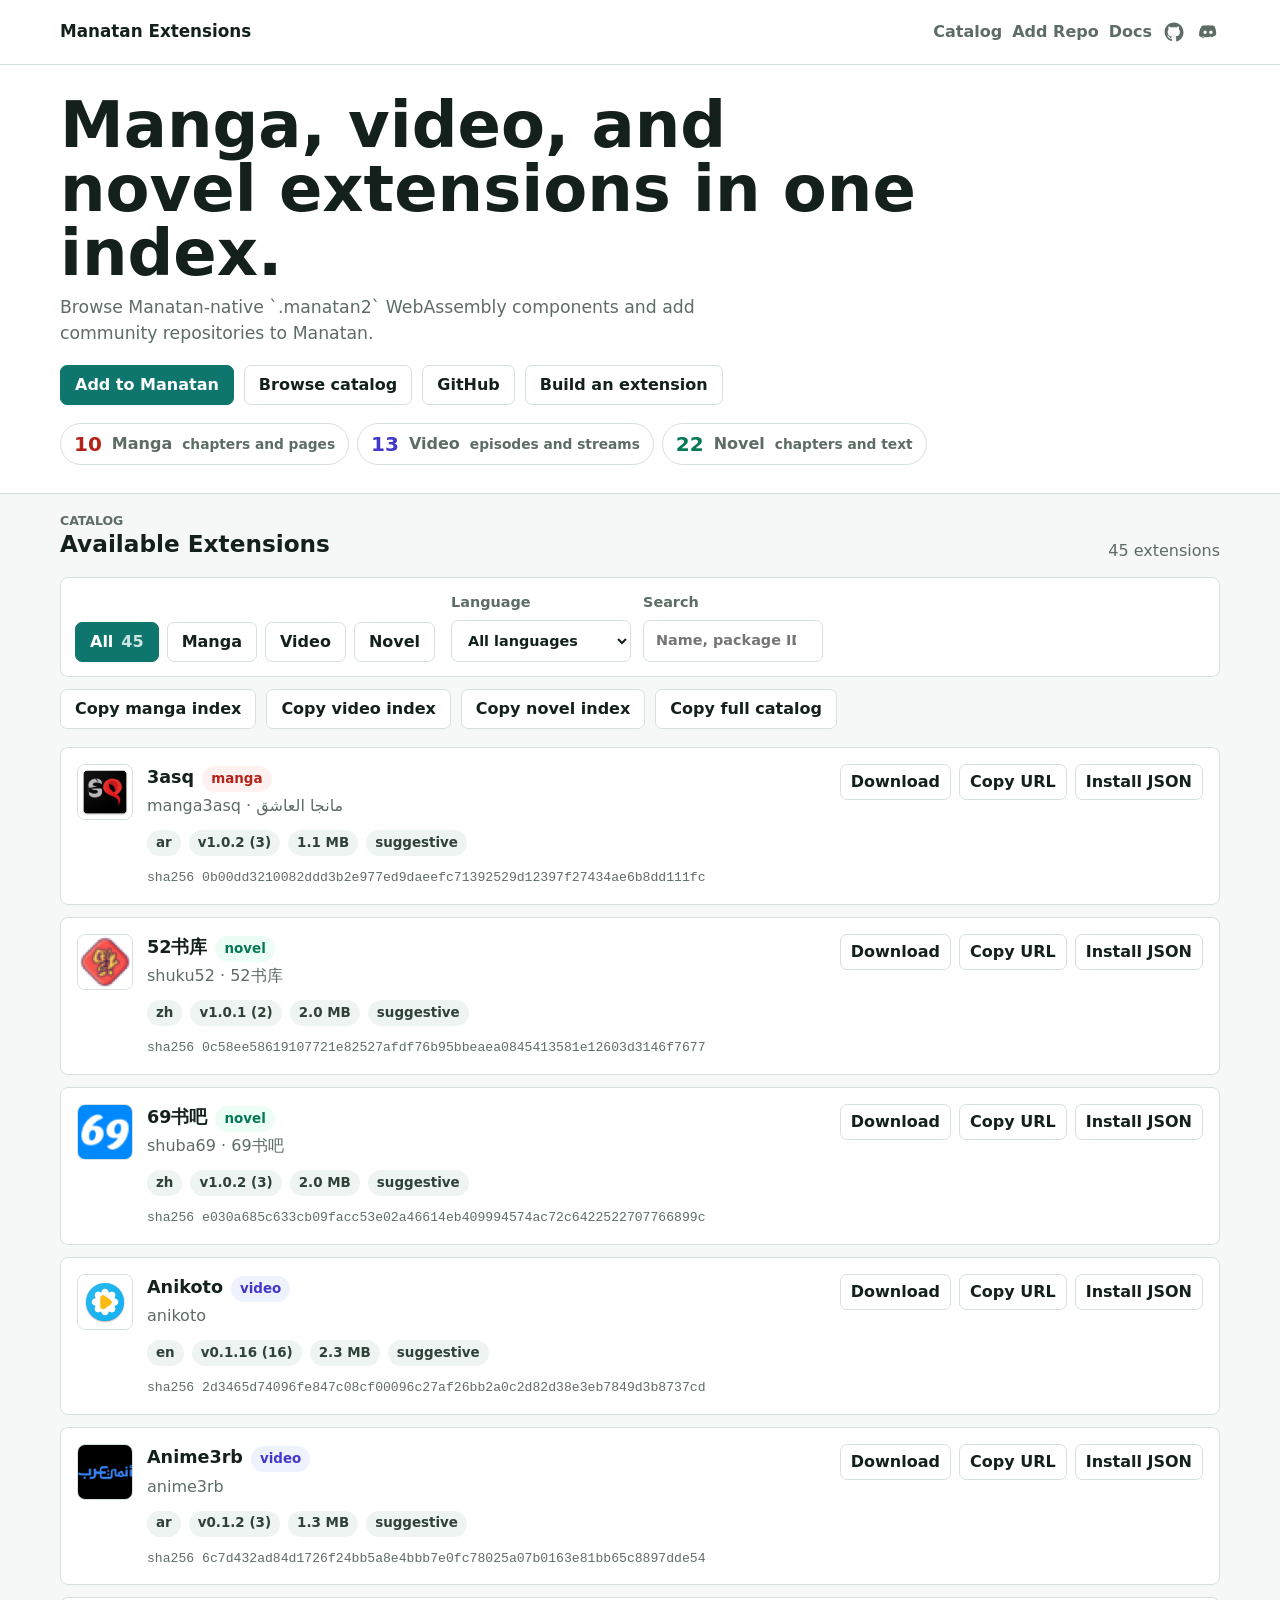
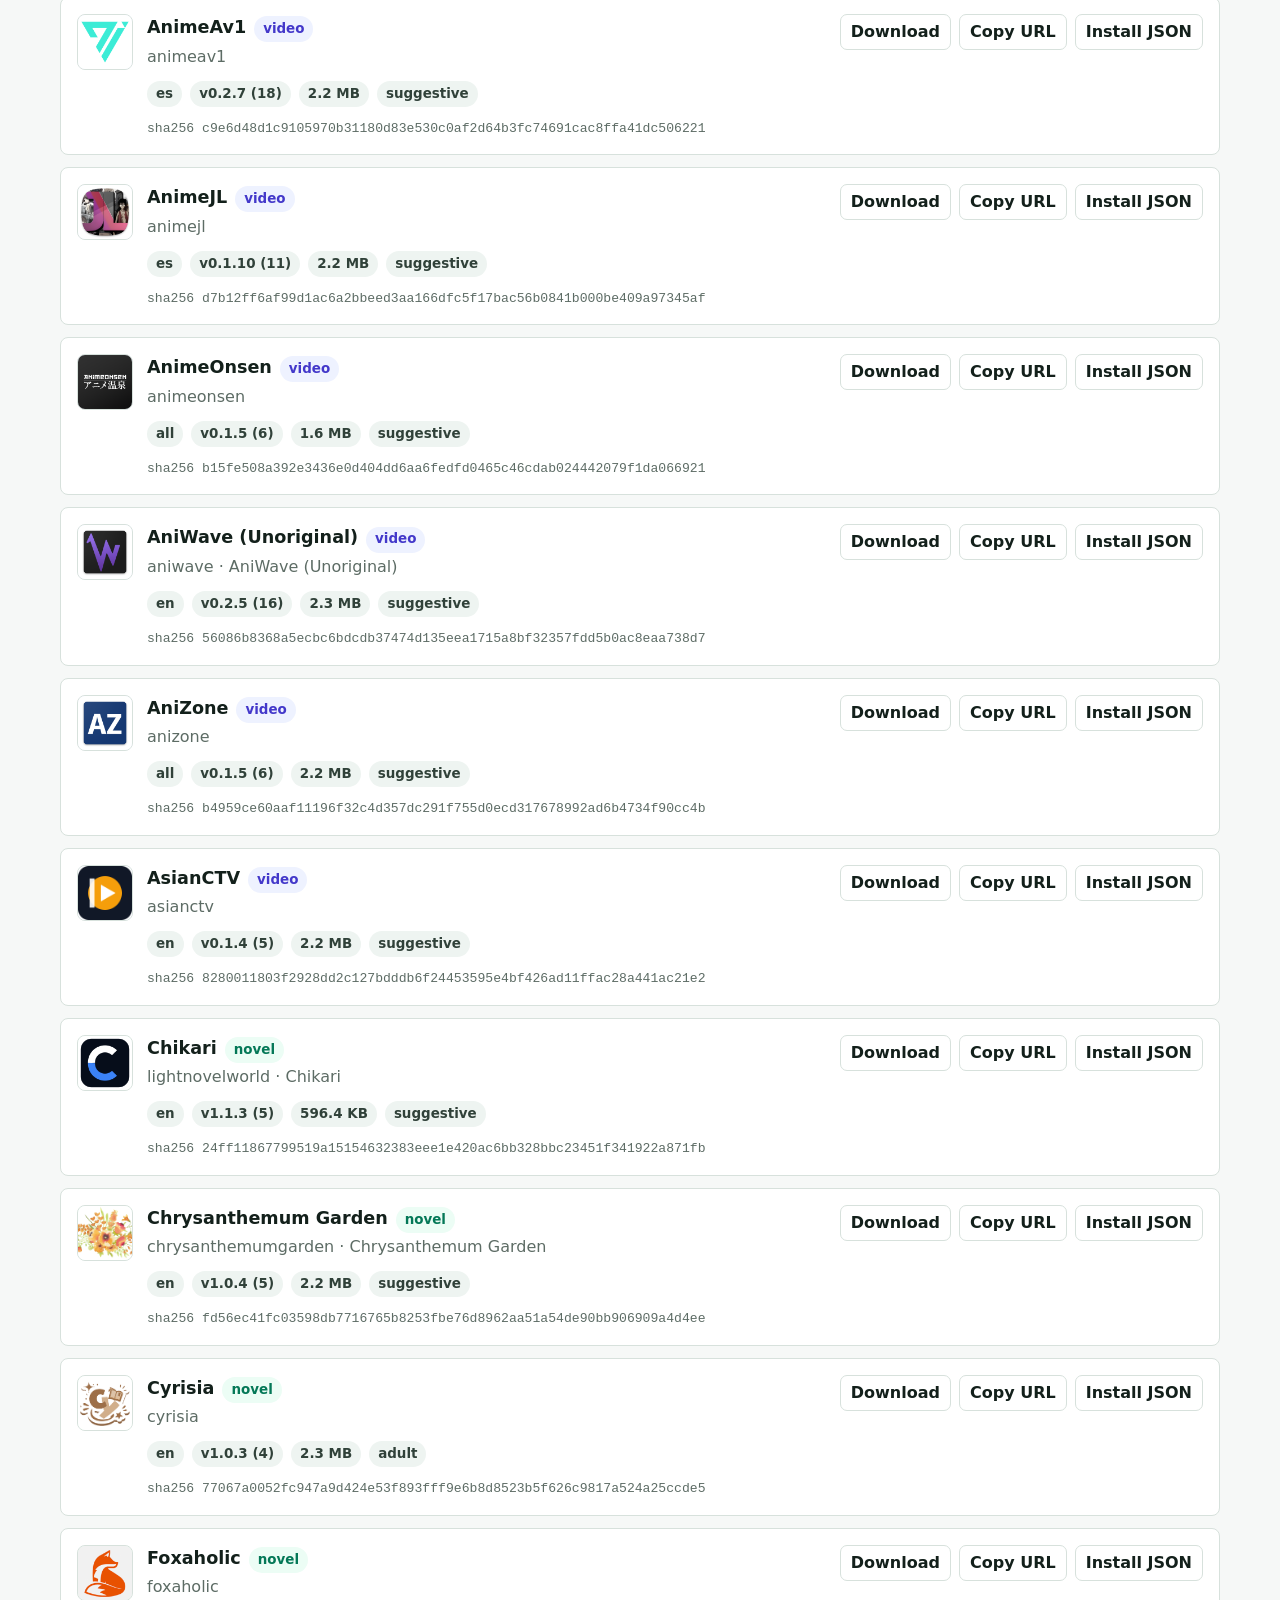
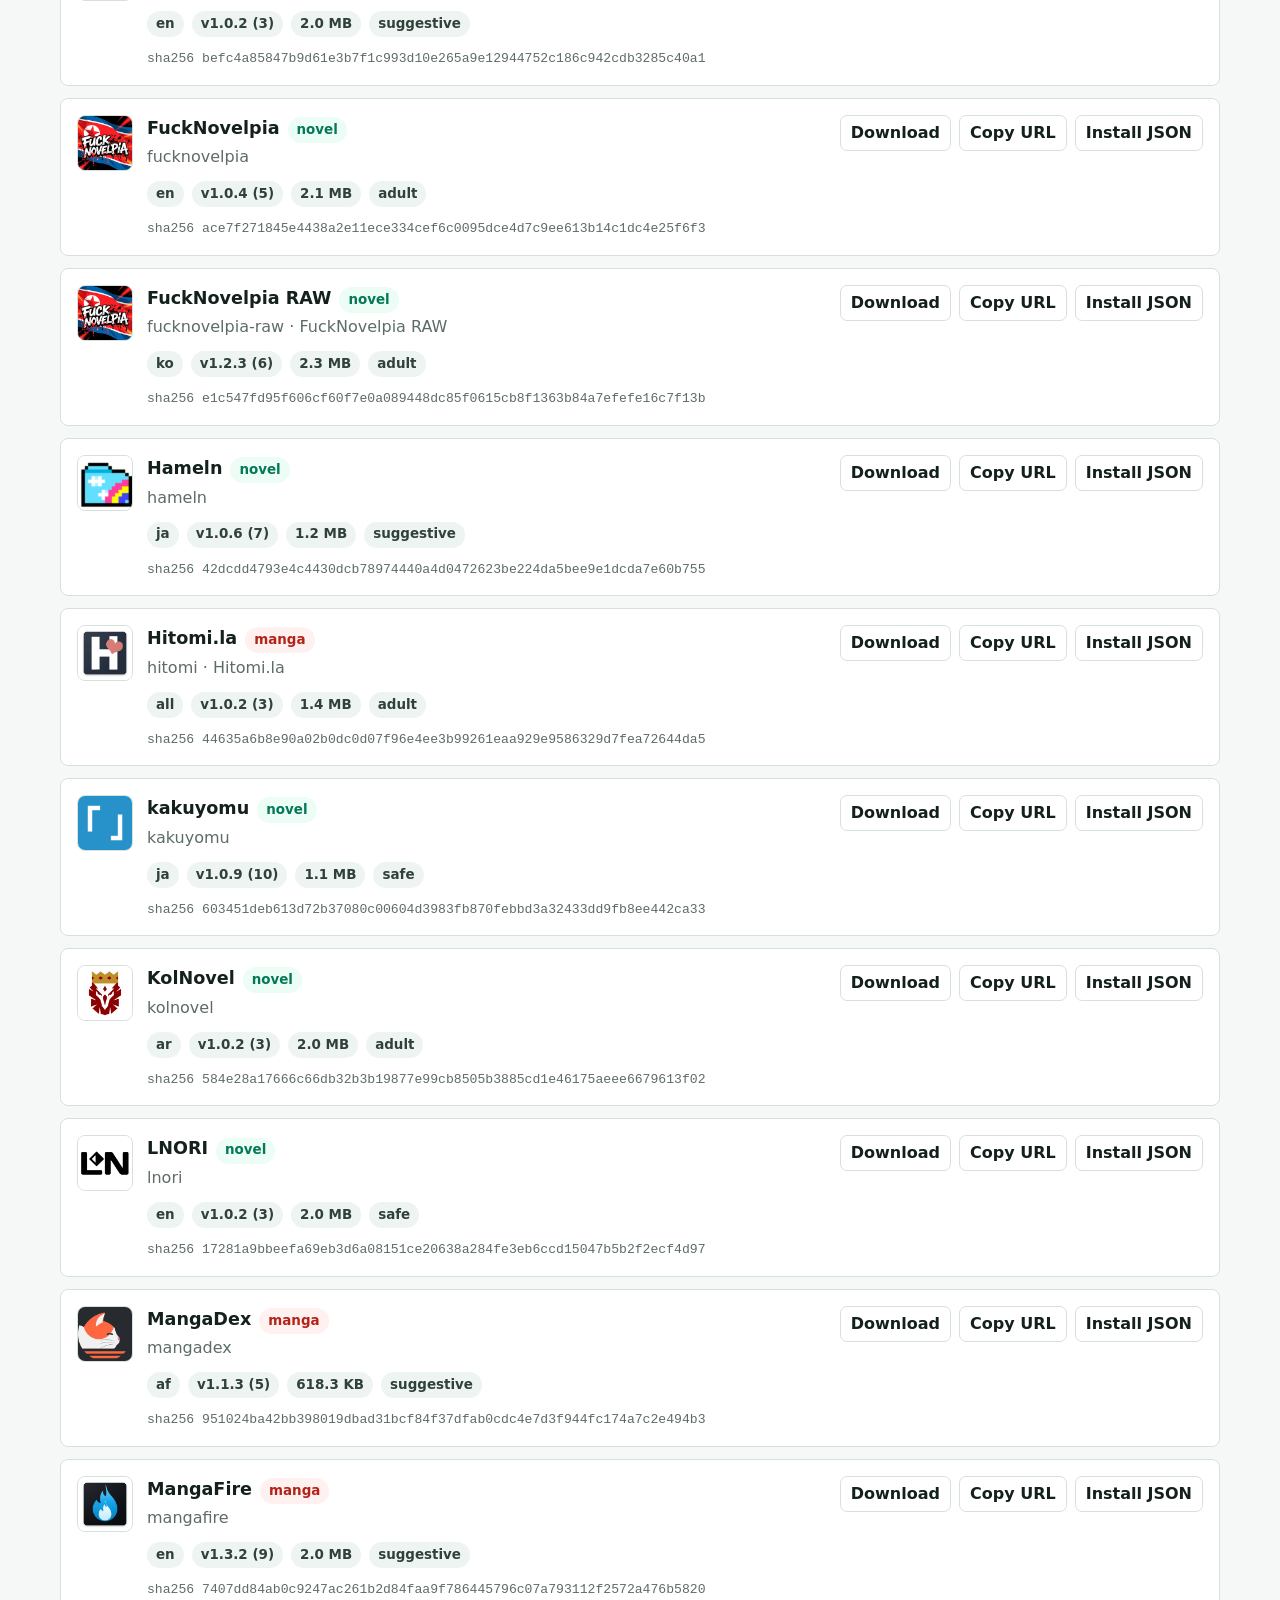
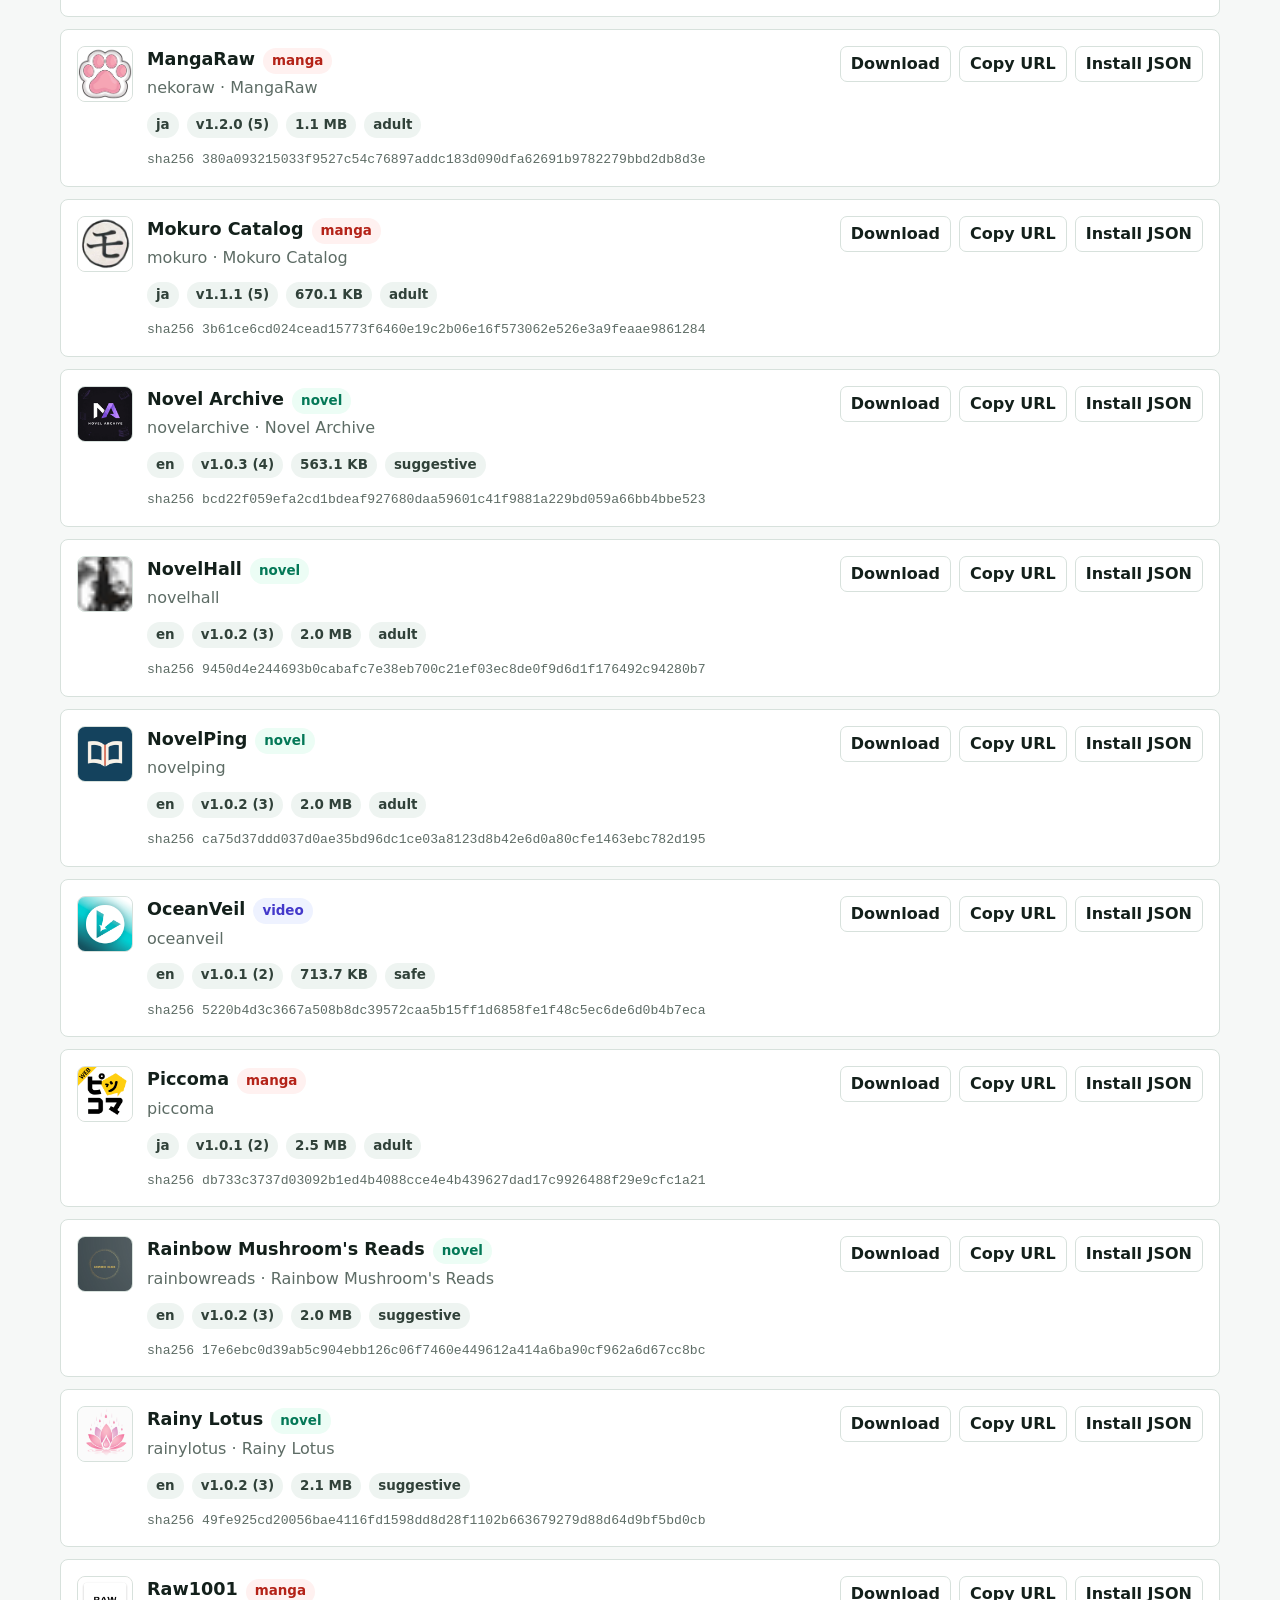
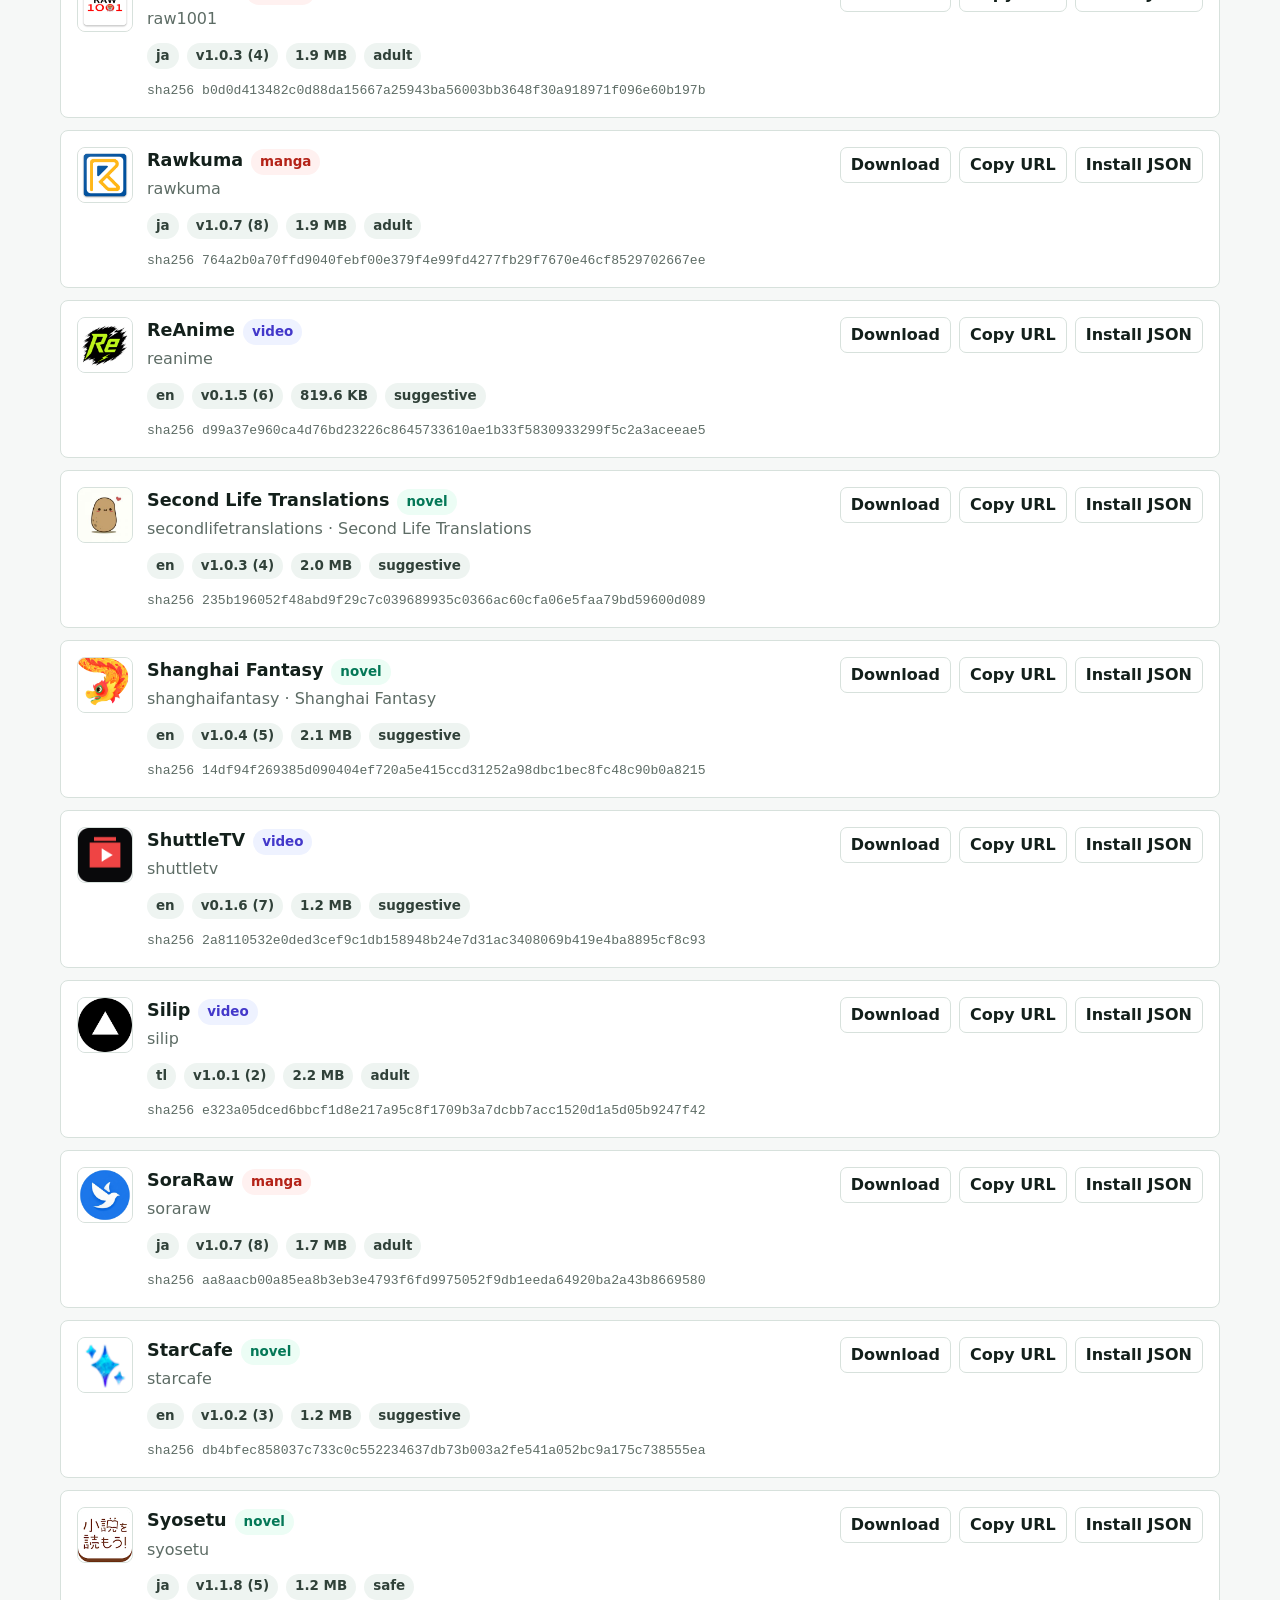
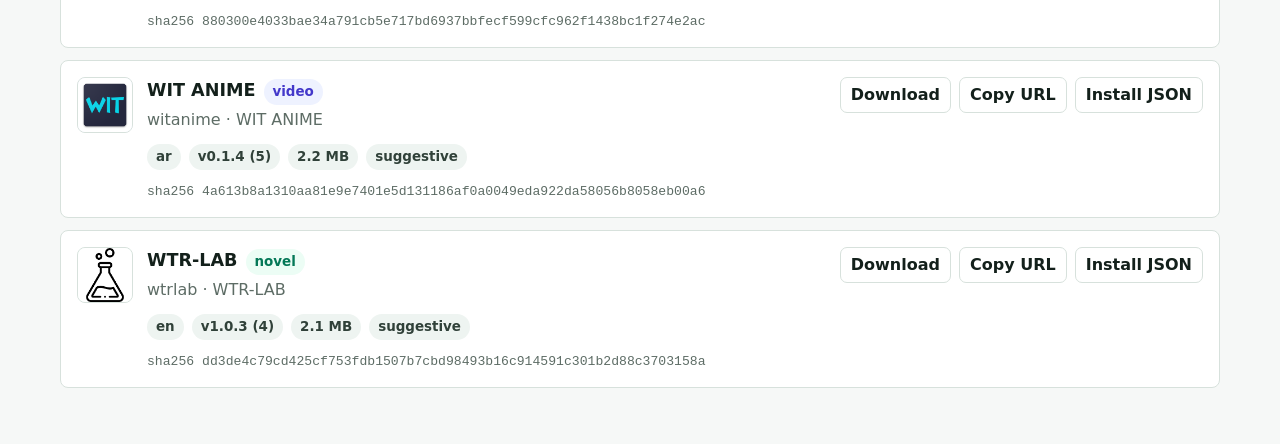
<file: docs/index.html>
<!doctype html>
<html lang="en">
  <head>
    <meta charset="utf-8">
    <meta name="viewport" content="width=device-width, initial-scale=1">
    <title>Manatan Community Extensions</title>
    <link rel="icon" href="favicon.svg" type="image/svg+xml">
    <link rel="stylesheet" href="styles.css?v=20260611-inline">
  </head>
  <body>
    <header class="site-header">
      <div class="wrap nav">
        <a class="brand" href="./">Manatan Extensions</a>
        <nav class="nav-links" aria-label="Primary links">
          <a href="#catalog">Catalog</a>
          <a href="add-repo/">Add Repo</a>
          <a href="https://github.com/Manatan-Community/extensions-source/tree/main/docs">Docs</a>
          <a class="icon-link" href="https://github.com/Manatan-Community/extensions" aria-label="GitHub repository" title="GitHub">
            <svg viewBox="0 0 24 24" aria-hidden="true">
              <path d="M12 .5C5.7.5.7 5.6.7 11.9c0 5 3.3 9.3 8 10.8.6.1.8-.3.8-.6v-2c-3.3.7-4-1.4-4-1.4-.5-1.3-1.3-1.7-1.3-1.7-1.1-.7.1-.7.1-.7 1.2.1 1.8 1.2 1.8 1.2 1 .1.7 2.1 2.8 1.5.1-.8.4-1.3.7-1.6-2.6-.3-5.3-1.3-5.3-5.7 0-1.3.5-2.3 1.2-3.1-.1-.3-.5-1.5.1-3.1 0 0 1-.3 3.2 1.2.9-.3 1.9-.4 2.9-.4s2 .1 2.9.4c2.2-1.5 3.2-1.2 3.2-1.2.6 1.6.2 2.8.1 3.1.8.8 1.2 1.8 1.2 3.1 0 4.4-2.7 5.4-5.3 5.7.4.4.8 1.1.8 2.2v3.3c0 .3.2.7.8.6 4.7-1.6 8-5.8 8-10.8C23.3 5.6 18.3.5 12 .5Z"/>
            </svg>
          </a>
          <a class="icon-link" href="https://discord.gg/Aabn2HadF3" aria-label="Discord" title="Discord">
            <svg viewBox="0 0 24 24" aria-hidden="true">
              <path d="M19.5 4.7A18.6 18.6 0 0 0 15 3.3l-.2.4c1.6.4 2.3 1 2.3 1A15.2 15.2 0 0 0 12 3.8c-1.7 0-3.4.3-5.1.9 0 0 .7-.7 2.4-1l-.2-.4a18.6 18.6 0 0 0-4.6 1.4C1.7 8.8 1 12.8 1.4 16.8A18.9 18.9 0 0 0 7 19.6l.7-1.1c-1.2-.4-2.3-1-3.3-1.8l.8.4c3.1 1.4 6.4 1.9 10.1.4a13 13 0 0 0 3.5-1.9c-1 .8-2.1 1.4-3.4 1.8l.7 1.1a18.7 18.7 0 0 0 5.6-2.8c.5-4.7-.8-8.6-2.2-11Zm-11 9.7c-1.1 0-2-1-2-2.1s.9-2.1 2-2.1 2 1 2 2.1-.9 2.1-2 2.1Zm7 0c-1.1 0-2-1-2-2.1s.9-2.1 2-2.1 2 1 2 2.1-.9 2.1-2 2.1Z"/>
            </svg>
          </a>
        </nav>
      </div>
    </header>

    <main>
      <section class="hero">
        <div class="wrap hero-grid">
          <div class="hero-copy">
            <h1>Manga, video, and novel extensions in one index.</h1>
            <p class="lede">Browse Manatan-native `.manatan2` WebAssembly components and add community repositories to Manatan.</p>
            <div class="hero-actions">
              <a class="button primary" href="add-repo/">Add to Manatan</a>
              <a class="button" href="#catalog">Browse catalog</a>
              <a class="button" href="https://github.com/Manatan-Community/extensions">GitHub</a>
              <a class="button" href="https://github.com/Manatan-Community/extensions-source">Build an extension</a>
            </div>
          </div>
          <div class="media-strip" aria-label="Media indexes">
            <a class="media-card manga" href="#catalog" data-jump-media="manga">
              <span>Manga</span>
              <strong id="manga-count">0</strong>
              <small>chapters and pages</small>
            </a>
            <a class="media-card video" href="#catalog" data-jump-media="video">
              <span>Video</span>
              <strong id="video-count">0</strong>
              <small>episodes and streams</small>
            </a>
            <a class="media-card novel" href="#catalog" data-jump-media="novel">
              <span>Novel</span>
              <strong id="novel-count">0</strong>
              <small>chapters and text</small>
            </a>
          </div>
        </div>
      </section>

      <section id="catalog" class="wrap catalog-section">
        <div class="section-head">
          <div>
            <p class="eyebrow">Catalog</p>
            <h2>Available Extensions</h2>
          </div>
          <p id="result-count">Loading extensions...</p>
        </div>

        <div class="toolbar" aria-label="Catalog controls">
          <div class="tabs" role="tablist" aria-label="Media type">
            <button class="tab active" type="button" data-media="all">All <span id="total-count">0</span></button>
            <button class="tab" type="button" data-media="manga">Manga</button>
            <button class="tab" type="button" data-media="video">Video</button>
            <button class="tab" type="button" data-media="novel">Novel</button>
          </div>
          <div class="filters">
            <label class="field">
              <span>Language</span>
              <select id="language-filter">
                <option value="all">All languages</option>
              </select>
            </label>
            <label class="field search">
              <span>Search</span>
              <input id="search" type="search" placeholder="Name, package ID, source">
            </label>
          </div>
        </div>

        <div class="index-actions" aria-label="Index endpoints">
          <button type="button" class="copy-button" data-copy="https://raw.githubusercontent.com/Manatan-Community/extensions/main/manga.min.json">Copy manga index</button>
          <button type="button" class="copy-button" data-copy="https://raw.githubusercontent.com/Manatan-Community/extensions/main/video.min.json">Copy video index</button>
          <button type="button" class="copy-button" data-copy="https://raw.githubusercontent.com/Manatan-Community/extensions/main/novel.min.json">Copy novel index</button>
          <button type="button" class="copy-button" data-copy="https://raw.githubusercontent.com/Manatan-Community/extensions/main/catalog.min.json">Copy full catalog</button>
        </div>

        <div id="catalog-list" class="catalog" aria-live="polite"></div>
      </section>
    </main>

    <script src="app.js?v=20260710-manatan2"></script>
  </body>
</html>
</file>
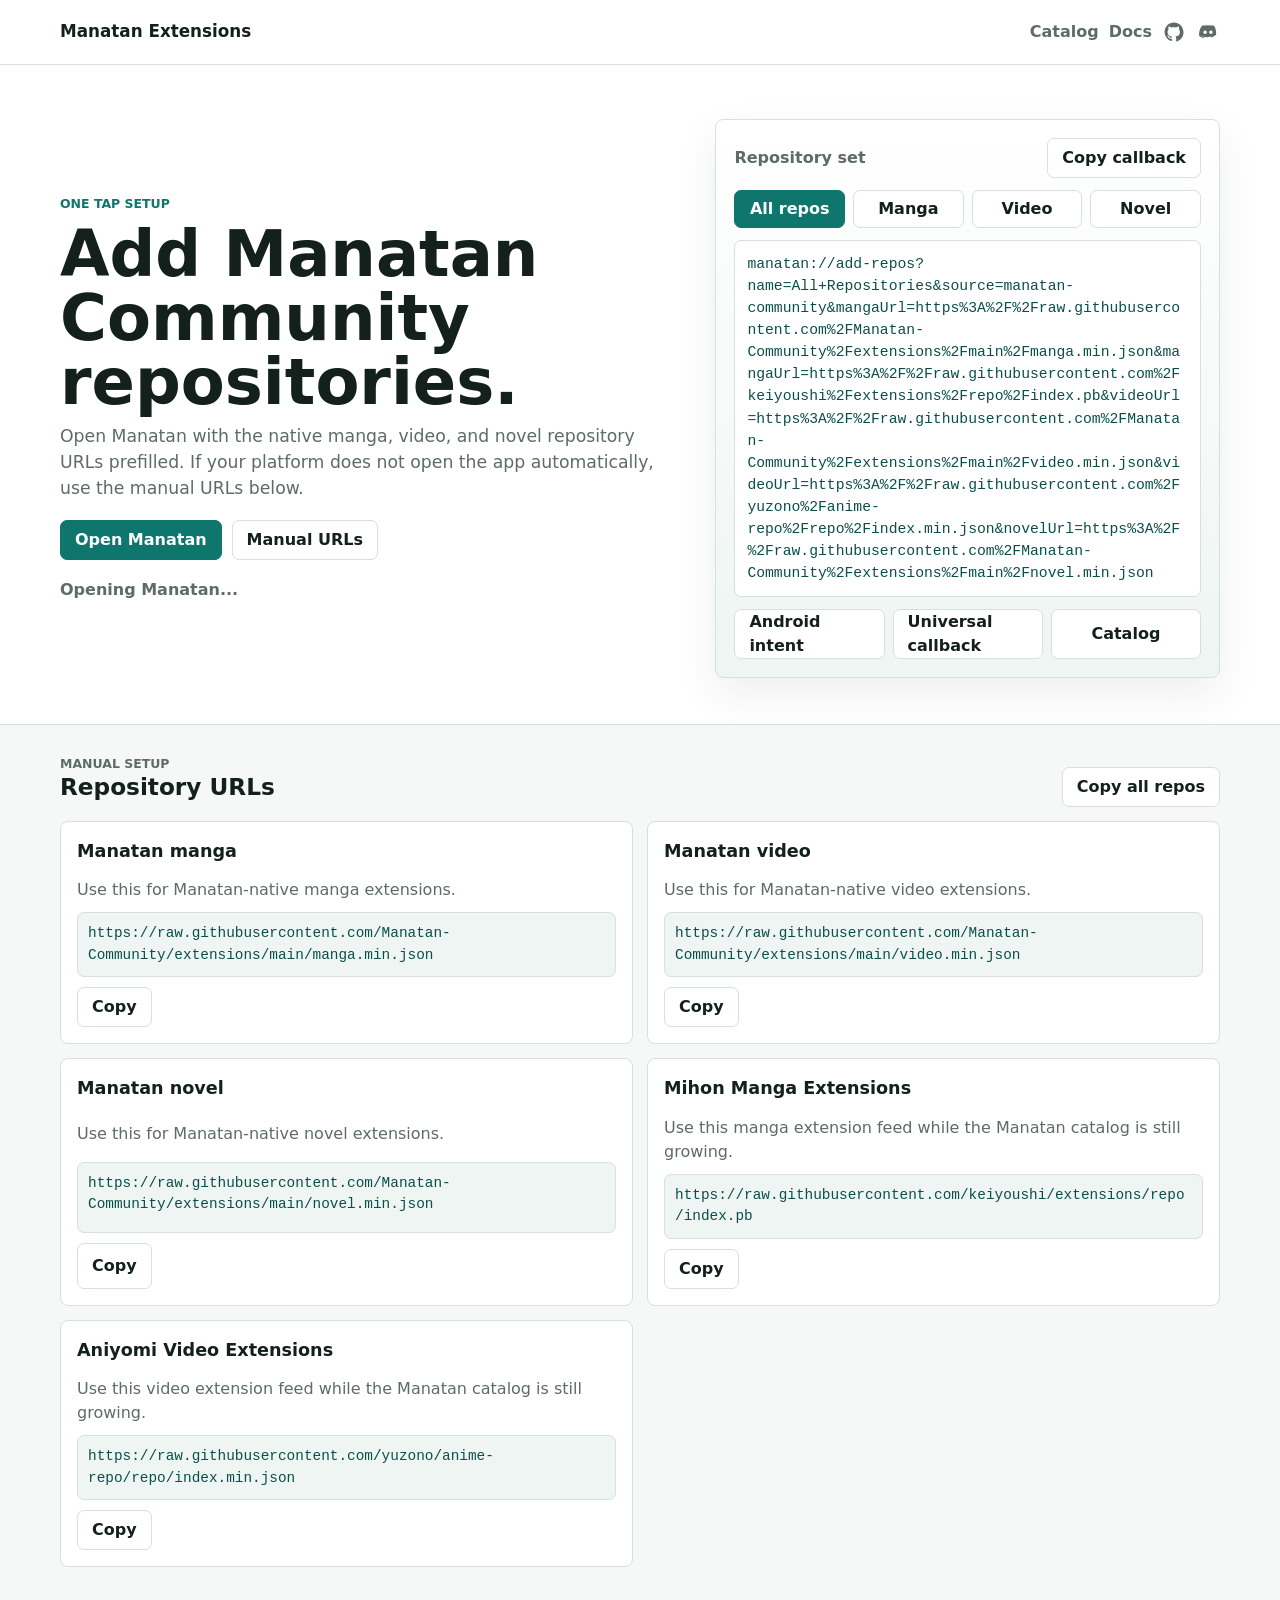
<file: docs/add-repo/index.html>
<!doctype html>
<html lang="en">
  <head>
    <meta charset="utf-8">
    <meta name="viewport" content="width=device-width, initial-scale=1">
    <title>Add Manatan Community Repositories</title>
    <link rel="icon" href="../favicon.svg" type="image/svg+xml">
    <link rel="stylesheet" href="../styles.css?v=20260611-inline">
  </head>
  <body data-page="add-repo">
    <header class="site-header">
      <div class="wrap nav">
        <a class="brand" href="../">Manatan Extensions</a>
        <nav class="nav-links" aria-label="Primary links">
          <a href="../">Catalog</a>
          <a href="https://github.com/Manatan-Community/extensions-source/tree/main/docs">Docs</a>
          <a class="icon-link" href="https://github.com/Manatan-Community/extensions" aria-label="GitHub repository" title="GitHub">
            <svg viewBox="0 0 24 24" aria-hidden="true">
              <path d="M12 .5C5.7.5.7 5.6.7 11.9c0 5 3.3 9.3 8 10.8.6.1.8-.3.8-.6v-2c-3.3.7-4-1.4-4-1.4-.5-1.3-1.3-1.7-1.3-1.7-1.1-.7.1-.7.1-.7 1.2.1 1.8 1.2 1.8 1.2 1 .1.7 2.1 2.8 1.5.1-.8.4-1.3.7-1.6-2.6-.3-5.3-1.3-5.3-5.7 0-1.3.5-2.3 1.2-3.1-.1-.3-.5-1.5.1-3.1 0 0 1-.3 3.2 1.2.9-.3 1.9-.4 2.9-.4s2 .1 2.9.4c2.2-1.5 3.2-1.2 3.2-1.2.6 1.6.2 2.8.1 3.1.8.8 1.2 1.8 1.2 3.1 0 4.4-2.7 5.4-5.3 5.7.4.4.8 1.1.8 2.2v3.3c0 .3.2.7.8.6 4.7-1.6 8-5.8 8-10.8C23.3 5.6 18.3.5 12 .5Z"/>
            </svg>
          </a>
          <a class="icon-link" href="https://discord.gg/Aabn2HadF3" aria-label="Discord" title="Discord">
            <svg viewBox="0 0 24 24" aria-hidden="true">
              <path d="M19.5 4.7A18.6 18.6 0 0 0 15 3.3l-.2.4c1.6.4 2.3 1 2.3 1A15.2 15.2 0 0 0 12 3.8c-1.7 0-3.4.3-5.1.9 0 0 .7-.7 2.4-1l-.2-.4a18.6 18.6 0 0 0-4.6 1.4C1.7 8.8 1 12.8 1.4 16.8A18.9 18.9 0 0 0 7 19.6l.7-1.1c-1.2-.4-2.3-1-3.3-1.8l.8.4c3.1 1.4 6.4 1.9 10.1.4a13 13 0 0 0 3.5-1.9c-1 .8-2.1 1.4-3.4 1.8l.7 1.1a18.7 18.7 0 0 0 5.6-2.8c.5-4.7-.8-8.6-2.2-11Zm-11 9.7c-1.1 0-2-1-2-2.1s.9-2.1 2-2.1 2 1 2 2.1-.9 2.1-2 2.1Zm7 0c-1.1 0-2-1-2-2.1s.9-2.1 2-2.1 2 1 2 2.1-.9 2.1-2 2.1Z"/>
            </svg>
          </a>
        </nav>
      </div>
    </header>

    <main>
      <section class="add-hero">
        <div class="wrap add-grid">
          <div>
            <p class="eyebrow">One tap setup</p>
            <h1>Add Manatan Community repositories.</h1>
            <p class="lede">Open Manatan with the native manga, video, and novel repository URLs prefilled. If your platform does not open the app automatically, use the manual URLs below.</p>
            <div class="hero-actions">
              <a id="auto-open" class="button primary" href="#">Open Manatan</a>
              <a class="button" href="#manual">Manual URLs</a>
            </div>
            <p id="status" class="add-status" role="status">Preparing repository link...</p>
          </div>

          <div class="install-panel add-panel" aria-label="Repository selection">
            <div class="panel-head">
              <span>Repository set</span>
              <button id="copy-callback" type="button" class="copy-button">Copy callback</button>
            </div>
            <div class="repo-options" role="group" aria-label="Repository type">
              <button type="button" class="repo-option active" data-repo="bundle">All repos</button>
              <button type="button" class="repo-option" data-repo="manga">Manga</button>
              <button type="button" class="repo-option" data-repo="video">Video</button>
              <button type="button" class="repo-option" data-repo="novel">Novel</button>
            </div>
            <code id="callback-url"></code>
            <div class="endpoint-grid single">
              <a id="android-intent" href="#">Android intent</a>
              <a id="scheme-link" href="#">Universal callback</a>
              <a id="fallback-link" href="../">Catalog</a>
            </div>
          </div>
        </div>
      </section>

      <section id="manual" class="wrap manual-section">
        <div class="section-head">
          <div>
            <p class="eyebrow">Manual setup</p>
            <h2>Repository URLs</h2>
          </div>
          <button type="button" class="copy-button" data-copy-all>Copy all repos</button>
        </div>

        <div class="manual-grid">
          <article class="manual-card">
            <h3>Manatan manga</h3>
            <p>Use this for Manatan-native manga extensions.</p>
            <code data-url="manga"></code>
            <button type="button" class="copy-button" data-copy-url="manga">Copy</button>
          </article>
          <article class="manual-card">
            <h3>Manatan video</h3>
            <p>Use this for Manatan-native video extensions.</p>
            <code data-url="video"></code>
            <button type="button" class="copy-button" data-copy-url="video">Copy</button>
          </article>
          <article class="manual-card">
            <h3>Manatan novel</h3>
            <p>Use this for Manatan-native novel extensions.</p>
            <code data-url="novel"></code>
            <button type="button" class="copy-button" data-copy-url="novel">Copy</button>
          </article>
          <article class="manual-card">
            <h3>Mihon Manga Extensions</h3>
            <p>Use this manga extension feed while the Manatan catalog is still growing.</p>
            <code data-url="mihonManga"></code>
            <button type="button" class="copy-button" data-copy-url="mihonManga">Copy</button>
          </article>
          <article class="manual-card">
            <h3>Aniyomi Video Extensions</h3>
            <p>Use this video extension feed while the Manatan catalog is still growing.</p>
            <code data-url="aniyomiVideo"></code>
            <button type="button" class="copy-button" data-copy-url="aniyomiVideo">Copy</button>
          </article>
        </div>
      </section>
    </main>

    <script src="../add-repo.js?v=20260831-raw-indexes"></script>
  </body>
</html>
</file>
<file: docs/styles.css>
:root {
  color-scheme: light;
  --bg: #f6f8f7;
  --panel: #ffffff;
  --panel-soft: #eef5f2;
  --ink: #13201b;
  --muted: #5d6c65;
  --line: #d7e1dc;
  --accent: #0f766e;
  --accent-dark: #0b4f4a;
  --accent-ink: #ffffff;
  --manga: #b42318;
  --video: #4338ca;
  --novel: #047857;
  --shadow: 0 16px 40px rgba(27, 48, 40, 0.08);
}

* {
  box-sizing: border-box;
}

html {
  scroll-behavior: smooth;
}

body {
  margin: 0;
  background: var(--bg);
  color: var(--ink);
  font: 16px/1.5 system-ui, -apple-system, BlinkMacSystemFont, "Segoe UI", sans-serif;
}

a {
  color: var(--accent);
  text-decoration: none;
}

a:hover {
  text-decoration: underline;
}

button,
input,
select {
  font: inherit;
}

.wrap {
  width: min(1160px, calc(100% - 32px));
  margin: 0 auto;
}

.site-header {
  position: sticky;
  top: 0;
  z-index: 10;
  background: rgba(255, 255, 255, 0.92);
  border-bottom: 1px solid var(--line);
  backdrop-filter: blur(12px);
}

.nav {
  min-height: 64px;
  display: flex;
  align-items: center;
  justify-content: space-between;
  gap: 20px;
}

.brand {
  color: var(--ink);
  font-weight: 800;
  font-size: 1.05rem;
}

.nav-links,
.hero-actions,
.index-actions {
  display: flex;
  flex-wrap: wrap;
  gap: 10px;
}

.nav-links a {
  color: var(--muted);
  font-weight: 650;
}

.nav-links .icon-link {
  width: 24px;
  min-height: 24px;
  display: inline-flex;
  align-items: center;
  justify-content: center;
  color: var(--muted);
}

.nav-links .icon-link svg {
  width: 20px;
  height: 20px;
  fill: currentColor;
}

.nav-links .icon-link:hover {
  color: var(--accent);
}

.hero {
  background: #ffffff;
  border-bottom: 1px solid var(--line);
}

.hero-grid {
  padding: 28px 0;
}

.eyebrow {
  margin: 0 0 8px;
  color: var(--accent);
  font-size: 0.78rem;
  font-weight: 800;
  text-transform: uppercase;
}

h1,
h2,
h3,
p {
  margin-top: 0;
}

h1 {
  max-width: 860px;
  margin-bottom: 10px;
  font-size: clamp(2.1rem, 5.4vw, 4rem);
  line-height: 1;
  letter-spacing: 0;
}

h2 {
  margin-bottom: 6px;
  font-size: 1.45rem;
  line-height: 1.15;
}

h3 {
  margin-bottom: 4px;
  font-size: 1.1rem;
}

.lede {
  max-width: 680px;
  margin-bottom: 18px;
  color: var(--muted);
  font-size: 1.08rem;
}

.button,
.copy-button,
.endpoint-grid a,
.tab {
  min-height: 40px;
  display: inline-flex;
  align-items: center;
  justify-content: center;
  border: 1px solid var(--line);
  border-radius: 7px;
  background: #fff;
  color: var(--ink);
  padding: 0 14px;
  font-weight: 750;
}

.button.primary,
.tab.active {
  border-color: var(--accent);
  background: var(--accent);
  color: var(--accent-ink);
}

.copy-button {
  cursor: pointer;
}

.install-panel {
  min-width: 0;
  border: 1px solid var(--line);
  border-radius: 8px;
  background: linear-gradient(180deg, #ffffff, var(--panel-soft));
  box-shadow: var(--shadow);
  padding: 18px;
}

.panel-head {
  display: flex;
  align-items: center;
  justify-content: space-between;
  gap: 12px;
  margin-bottom: 12px;
  color: var(--muted);
  font-weight: 750;
}

.install-panel code {
  display: block;
  overflow-wrap: anywhere;
  border: 1px solid var(--line);
  border-radius: 7px;
  background: #fff;
  padding: 12px;
  color: var(--accent-dark);
  font-size: 0.92rem;
}

.endpoint-grid {
  display: grid;
  grid-template-columns: repeat(auto-fit, minmax(130px, 1fr));
  gap: 8px;
  margin-top: 12px;
}

.endpoint-grid.single {
  grid-template-columns: repeat(auto-fit, minmax(120px, 1fr));
}

.media-strip {
  display: flex;
  flex-wrap: wrap;
  gap: 8px;
  margin-top: 18px;
}

.media-card {
  min-height: 40px;
  display: inline-flex;
  align-items: center;
  gap: 10px;
  border: 1px solid var(--line);
  border-radius: 999px;
  background: var(--panel);
  padding: 8px 13px;
  color: var(--ink);
  box-shadow: none;
}

.media-card:hover {
  text-decoration: none;
  border-color: var(--accent);
}

.media-card span,
.media-card small {
  color: var(--muted);
  font-weight: 700;
}

.media-card small {
  font-size: 0.86rem;
}

.media-card strong {
  display: block;
  order: -1;
  font-size: 1.25rem;
  line-height: 1;
}

.media-card.manga strong {
  color: var(--manga);
}

.media-card.video strong {
  color: var(--video);
}

.media-card.novel strong {
  color: var(--novel);
}

.catalog-section {
  padding: 18px 0 56px;
}

.section-head {
  display: flex;
  justify-content: space-between;
  gap: 16px;
  align-items: end;
  margin-bottom: 14px;
}

.section-head p {
  margin-bottom: 0;
  color: var(--muted);
}

.toolbar {
  display: grid;
  grid-template-columns: auto 1fr;
  gap: 16px;
  align-items: end;
  border: 1px solid var(--line);
  border-radius: 8px;
  background: var(--panel);
  padding: 14px;
}

.tabs {
  display: flex;
  flex-wrap: wrap;
  gap: 8px;
}

.tab {
  cursor: pointer;
}

.tab span {
  margin-left: 8px;
  opacity: 0.8;
}

.filters {
  display: grid;
  grid-template-columns: 180px 180px 1fr;
  gap: 12px;
}

.field {
  display: grid;
  gap: 6px;
  color: var(--muted);
  font-size: 0.9rem;
  font-weight: 650;
}

.field input,
.field select {
  width: 100%;
  min-height: 42px;
  border: 1px solid var(--line);
  border-radius: 7px;
  background: #fff;
  color: var(--ink);
  padding: 0 12px;
}

.index-actions {
  margin: 12px 0 18px;
}

.catalog {
  display: grid;
  gap: 12px;
}

.card {
  display: grid;
  grid-template-columns: 1fr auto;
  gap: 20px;
  align-items: start;
  border: 1px solid var(--line);
  border-radius: 8px;
  background: var(--panel);
  padding: 16px;
}

.card-main {
  min-width: 0;
  display: grid;
  grid-template-columns: 56px minmax(0, 1fr);
  gap: 14px;
}

.card-body {
  min-width: 0;
}

.extension-icon {
  width: 56px;
  height: 56px;
  position: relative;
  display: grid;
  place-items: center;
  overflow: hidden;
  border: 1px solid var(--line);
  border-radius: 8px;
  background: #eef4f1;
  color: #304139;
  font-weight: 850;
}

.extension-icon.manga {
  background: #fff1f0;
  color: var(--manga);
}

.extension-icon.video {
  background: #eef2ff;
  color: var(--video);
}

.extension-icon.novel {
  background: #ecfdf5;
  color: var(--novel);
}

.extension-icon img {
  position: absolute;
  inset: 0;
  width: 100%;
  height: 100%;
  object-fit: cover;
  background: #fff;
}

.extension-icon span {
  position: relative;
}

.extension-icon:not(.missing) span {
  display: none;
}

.card-title {
  display: flex;
  flex-wrap: wrap;
  gap: 8px;
  align-items: baseline;
}

.card-subtitle {
  color: var(--muted);
}

.meta {
  display: flex;
  flex-wrap: wrap;
  gap: 8px;
  margin: 12px 0 0;
}

.pill {
  min-height: 26px;
  display: inline-flex;
  align-items: center;
  border-radius: 999px;
  background: #eef4f1;
  color: #304139;
  padding: 0 9px;
  font-size: 0.84rem;
  font-weight: 750;
}

.pill.manga {
  background: #fff1f0;
  color: var(--manga);
}

.pill.video {
  background: #eef2ff;
  color: var(--video);
}

.pill.novel {
  background: #ecfdf5;
  color: var(--novel);
}

.hash {
  margin-top: 12px;
  color: var(--muted);
  font-family: ui-monospace, SFMono-Regular, Menlo, Monaco, Consolas, monospace;
  font-size: 0.82rem;
  overflow-wrap: anywhere;
}

.actions {
  display: flex;
  gap: 8px;
  align-items: start;
}

.actions a,
.actions button {
  min-height: 36px;
  display: inline-flex;
  align-items: center;
  border: 1px solid var(--line);
  border-radius: 7px;
  background: #fff;
  color: var(--ink);
  padding: 0 10px;
  font-weight: 750;
  white-space: nowrap;
  cursor: pointer;
}

.empty {
  border: 1px dashed var(--line);
  border-radius: 8px;
  padding: 28px;
  color: var(--muted);
  text-align: center;
}

.add-hero {
  background: #ffffff;
  border-bottom: 1px solid var(--line);
}

.add-grid {
  display: grid;
  grid-template-columns: minmax(0, 1fr) minmax(340px, 0.82fr);
  gap: 40px;
  align-items: center;
  padding: 54px 0 46px;
}

.add-status {
  min-height: 24px;
  margin: 18px 0 0;
  color: var(--muted);
  font-weight: 700;
}

.add-panel code {
  margin-top: 12px;
}

.repo-options {
  display: grid;
  grid-template-columns: repeat(4, 1fr);
  gap: 8px;
}

.repo-option {
  min-height: 38px;
  border: 1px solid var(--line);
  border-radius: 7px;
  background: #fff;
  color: var(--ink);
  font-weight: 800;
  cursor: pointer;
}

.repo-option.active {
  border-color: var(--accent);
  background: var(--accent);
  color: var(--accent-ink);
}

.manual-section {
  padding: 30px 0 58px;
}

.manual-grid {
  display: grid;
  grid-template-columns: repeat(2, minmax(0, 1fr));
  gap: 14px;
}

.manual-card {
  display: grid;
  gap: 10px;
  border: 1px solid var(--line);
  border-radius: 8px;
  background: var(--panel);
  padding: 16px;
}

.manual-card p {
  margin-bottom: 0;
  color: var(--muted);
}

.manual-card code {
  overflow-wrap: anywhere;
  border: 1px solid var(--line);
  border-radius: 7px;
  background: var(--panel-soft);
  padding: 10px;
  color: var(--accent-dark);
  font-size: 0.9rem;
}

.manual-card .copy-button {
  justify-self: start;
}

@media (max-width: 840px) {
  .hero-grid,
  .add-grid,
  .toolbar,
  .card {
    grid-template-columns: 1fr;
  }

  .card-main {
    grid-template-columns: 48px minmax(0, 1fr);
  }

  .extension-icon {
    width: 48px;
    height: 48px;
  }

  .endpoint-grid,
  .endpoint-grid.single,
  .manual-grid {
    grid-template-columns: 1fr;
  }

  .repo-options {
    grid-template-columns: repeat(2, 1fr);
  }

  .filters {
    grid-template-columns: 1fr;
  }

  .nav {
    align-items: flex-start;
    flex-direction: column;
    padding: 14px 0;
  }

  .section-head {
    display: block;
  }

  .actions {
    flex-wrap: wrap;
  }
}
</file>
